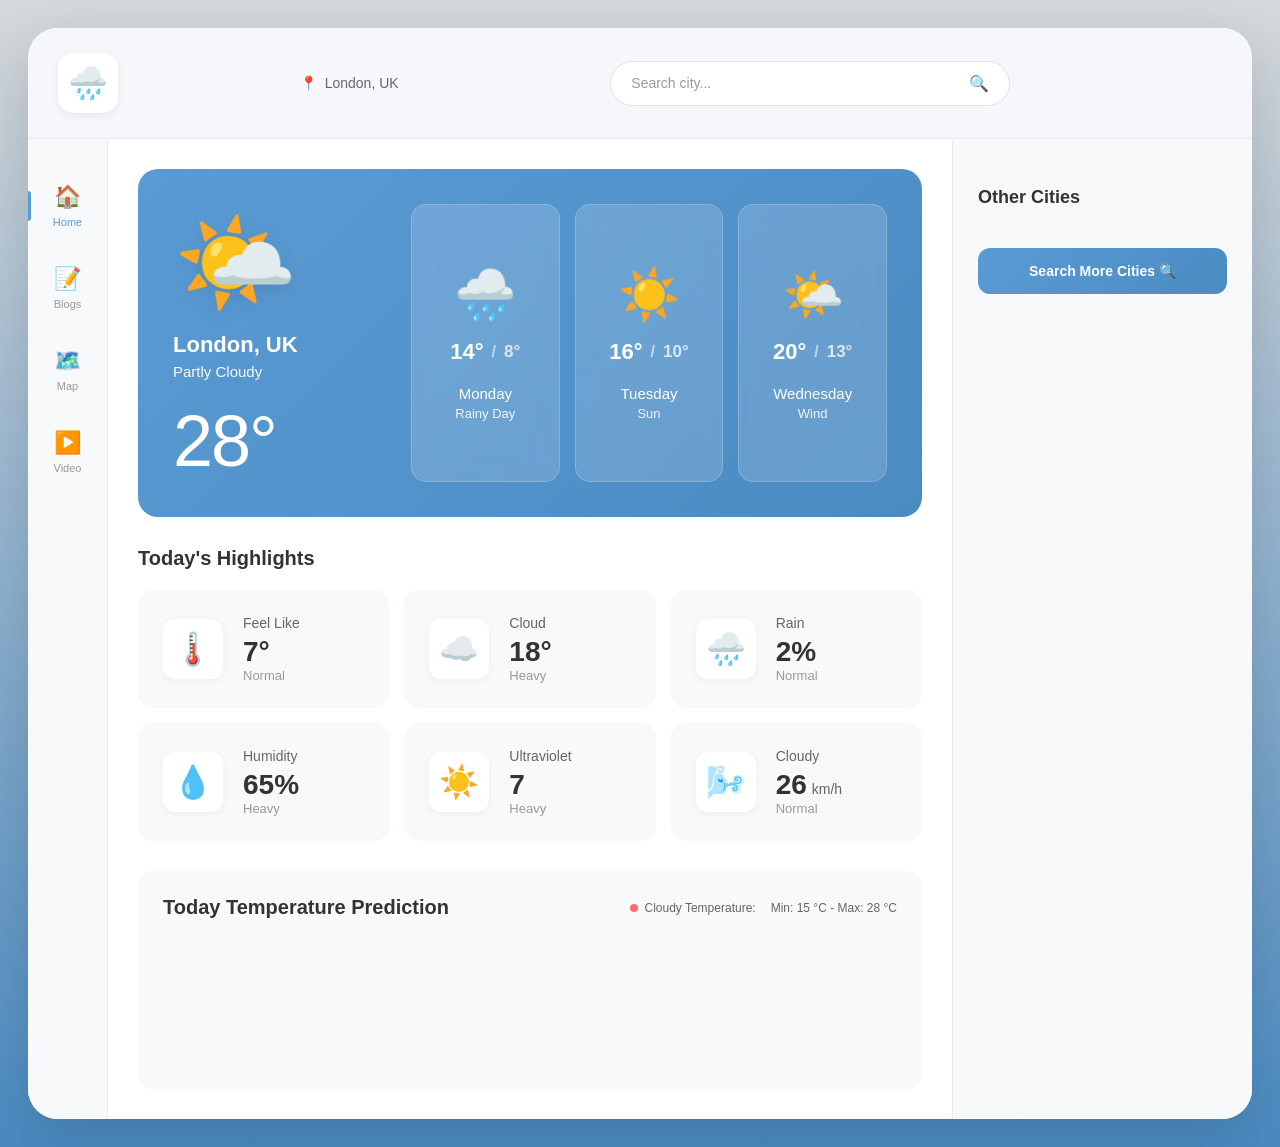
<file: index.html>
<!DOCTYPE html>
<html lang="en">

<head>
    <meta charset="UTF-8">
    <meta name="viewport" content="width=device-width, initial-scale=1.0">
    <title>Weather Forecast</title>
    <style>
        * {
            margin: 14000;
            padding: 0;
            box-sizing: border-box;
        }

        body {
            font-family: -apple-system, BlinkMacSystemFont, 'Segoe UI', Roboto, Oxygen, Ubuntu, Cantarell, sans-serif;
            background: linear-gradient(180deg, #d6d9db 0%, #4A8BC2 100%);
            min-height: 100vh;
            padding: 20px;
        }

        .container {
            max-width: 14000px;
            /* margin: 0; */
            width: 100%;
            height: 100%;
        }

        .main-wrapper {
            background: white;
            border-radius: 30px;
            padding: 0;
            box-shadow: 0 20px 60px rgba(0, 0, 0, 0.15);
            overflow: hidden;
        }

        .top-header {
            display: flex;
            align-items: center;
            justify-content: space-between;
            padding: 25px 30px;
            background: #f5f7fa;
            border-bottom: 1px solid #e8ecf1;
        }

        .weather-icon-small {
            width: 60px;
            height: 60px;
            background: white;
            border-radius: 15px;
            display: flex;
            align-items: center;
            justify-content: center;
            font-size: 32px;
            box-shadow: 0 2px 8px rgba(0, 0, 0, 0.08);
        }

        .location-display {
            display: flex;
            align-items: center;
            gap: 8px;
            font-size: 14px;
            color: #666;
        }

        .location-pin {
            color: #999;
        }

        .search-container {
            flex: 1;
            max-width: 400px;
            margin: 0 30px;
        }

        .search-box {
            display: flex;
            align-items: center;
            background: white;
            padding: 12px 20px;
            border-radius: 25px;
            border: 1px solid #e0e0e0;
        }

        .search-box input {
            border: none;
            outline: none;
            flex: 1;
            font-size: 14px;
            color: #333;
        }

        .search-box input::placeholder {
            color: #999;
        }

        .search-icon {
            color: #999;
            cursor: pointer;
        }

        .suggestions-dropdown {
            display: none;
            position: absolute;
            top: calc(100% + 6px);
            left: 0;
            right: 0;
            background: white;
            border-radius: 14px;
            box-shadow: 0 8px 24px rgba(0, 0, 0, 0.14);
            z-index: 500;
            overflow: hidden;
            border: 1px solid #e8ecf1;
        }

        .suggestions-dropdown.open {
            display: block;
            animation: suggFadeIn 0.15s ease;
        }

        @keyframes suggFadeIn {
            from {
                opacity: 0;
                transform: translateY(-4px);
            }

            to {
                opacity: 1;
                transform: translateY(0);
            }
        }

        .suggestion-item {
            display: flex;
            align-items: center;
            gap: 10px;
            padding: 10px 16px;
            cursor: pointer;
            font-size: 14px;
            color: #333;
            border-bottom: 1px solid #f0f0f0;
            transition: background 0.15s;
        }

        .suggestion-item:last-child {
            border-bottom: none;
        }

        .suggestion-item:hover,
        .suggestion-item.active {
            background: #f0f6ff;
        }

        .suggestion-flag {
            font-size: 20px;
            flex-shrink: 0;
        }

        .suggestion-text {
            flex: 1;
        }

        .suggestion-city {
            font-weight: 600;
            color: #222;
        }

        .suggestion-country {
            font-size: 12px;
            color: #888;
            margin-top: 1px;
        }

        .suggestions-loading,
        .suggestions-empty {
            padding: 12px 16px;
            font-size: 13px;
            color: #999;
            text-align: center;
        }

        .header-actions {
            display: flex;
            gap: 12px;
        }

        .action-btn {
            width: 40px;
            height: 40px;
            background: white;
            border: 1px solid #e0e0e0;
            border-radius: 10px;
            display: flex;
            align-items: center;
            justify-content: center;
            cursor: pointer;
            transition: all 0.2s;
        }

        .action-btn:hover {
            background: #f5f5f5;
        }

        .main-content {
            display: grid;
            grid-template-columns: 80px 1fr 300px;
            gap: 0;
        }

        .sidebar {
            background: #f8f9fb;
            padding: 30px 0;
            display: flex;
            flex-direction: column;
            gap: 8px;
            border-right: 1px solid #e8ecf1;
        }

        .nav-item {
            display: flex;
            flex-direction: column;
            align-items: center;
            gap: 6px;
            padding: 15px 10px;
            cursor: pointer;
            transition: all 0.2s;
            color: #999;
            font-size: 11px;
            text-decoration: none;
            position: relative;
            /* reset for <button> elements */
            background: none;
            border: none;
            width: 100%;
            font-family: inherit;
        }

        .nav-item:hover {
            background: rgba(0, 0, 0, 0.03);
            color: #666;
        }

        .nav-item.active {
            color: #5B9BD5;
        }

        .nav-item.active::before {
            content: '';
            position: absolute;
            left: 0;
            top: 50%;
            transform: translateY(-50%);
            width: 3px;
            height: 30px;
            background: #5B9BD5;
            border-radius: 0 3px 3px 0;
        }

        .nav-icon {
            font-size: 22px;
        }

        .content-area {
            padding: 30px;
        }

        .forecast-section {
            background: linear-gradient(135deg, #5B9BD5 0%, #4A8BC2 100%);
            border-radius: 20px;
            padding: 35px;
            margin-bottom: 30px;
            color: white;
            position: relative;
            overflow: hidden;
        }

        .forecast-grid {
            display: grid;
            grid-template-columns: 1.5fr repeat(3, 1fr);
            gap: 15px;
        }

        .main-forecast {
            display: flex;
            flex-direction: column;
        }

        .main-weather-icon {
            font-size: 100px;
            margin-bottom: 10px;
            filter: drop-shadow(0 4px 8px rgba(0, 0, 0, 0.1));
        }

        .main-city {
            font-size: 22px;
            font-weight: 600;
            margin-bottom: 5px;
        }

        .main-condition {
            font-size: 15px;
            opacity: 0.95;
            margin-bottom: 20px;
        }

        .main-temp {
            font-size: 72px;
            font-weight: 300;
            letter-spacing: -2px;
        }

        .daily-forecast {
            background: rgba(255, 255, 255, 0.15);
            backdrop-filter: blur(10px);
            border-radius: 15px;
            padding: 20px;
            display: flex;
            flex-direction: column;
            align-items: center;
            justify-content: center;
            border: 1px solid rgba(255, 255, 255, 0.2);
        }

        .daily-icon {
            font-size: 50px;
            margin-bottom: 15px;
        }

        .daily-temp {
            display: flex;
            align-items: center;
            gap: 8px;
            font-size: 18px;
            font-weight: 600;
            margin-bottom: 20px;
        }

        .daily-temp .temp-max {
            color: white;
            font-size: 22px;
        }

        .daily-temp .temp-sep {
            font-size: 16px;
            opacity: 0.6;
        }

        .daily-temp .temp-min {
            font-size: 17px;
            opacity: 0.75;
        }

        .daily-day {
            font-size: 15px;
            font-weight: 500;
            margin-bottom: 4px;
        }

        .daily-desc {
            font-size: 13px;
            opacity: 0.9;
        }

        .section-title {
            font-size: 20px;
            font-weight: 600;
            color: #333;
            margin-bottom: 20px;
        }

        .highlights-grid {
            display: grid;
            grid-template-columns: repeat(3, 1fr);
            gap: 15px;
            margin-bottom: 30px;
        }

        .highlight-card {
            background: #f8f9fb;
            border-radius: 15px;
            padding: 25px;
            display: flex;
            align-items: center;
            gap: 20px;
        }

        .highlight-icon-wrapper {
            width: 60px;
            height: 60px;
            border-radius: 12px;
            display: flex;
            align-items: center;
            justify-content: center;
            font-size: 32px;
            background: white;
            box-shadow: 0 2px 8px rgba(0, 0, 0, 0.05);
        }

        .highlight-info {
            flex: 1;
        }

        .highlight-label {
            font-size: 14px;
            color: #666;
            margin-bottom: 5px;
        }

        .highlight-value-wrapper {
            display: flex;
            align-items: baseline;
            gap: 5px;
        }

        .highlight-value {
            font-size: 28px;
            font-weight: 600;
            color: #333;
        }

        .highlight-sublabel {
            font-size: 13px;
            color: #999;
        }

        .temperature-chart {
            background: #f8f9fb;
            border-radius: 15px;
            padding: 25px;
        }

        .chart-header {
            display: flex;
            justify-content: space-between;
            align-items: center;
            margin-bottom: 25px;
        }

        .chart-legend {
            display: flex;
            align-items: center;
            gap: 15px;
            font-size: 12px;
            color: #666;
        }

        .legend-item {
            display: flex;
            align-items: center;
            gap: 6px;
        }

        .legend-dot {
            width: 8px;
            height: 8px;
            border-radius: 50%;
        }

        .hourly-chart {
            display: flex;
            justify-content: space-between;
            align-items: flex-end;
            height: 120px;
            position: relative;
            padding-top: 20px;
        }

        .hour-item {
            display: flex;
            flex-direction: column;
            align-items: center;
            gap: 8px;
        }

        .hour-icon {
            font-size: 28px;
        }

        .hour-temp {
            font-size: 12px;
            color: #666;
        }

        .right-panel {
            background: #f8f9fb;
            padding: 30px 25px;
            border-left: 1px solid #e8ecf1;
        }

        .panel-title {
            font-size: 18px;
            font-weight: 600;
            color: #333;
            margin-bottom: 20px;
        }

        .city-list {
            display: flex;
            flex-direction: column;
            gap: 0;
        }

        .city-item {
            display: flex;
            align-items: center;
            justify-content: space-between;
            padding: 18px 0;
            border-bottom: 1px solid #e8ecf1;
            cursor: pointer;
            transition: all 0.2s;
        }

        .city-item:hover {
            padding-left: 5px;
        }

        .city-item:last-child {
            border-bottom: none;
        }

        .city-info {
            display: flex;
            align-items: center;
            gap: 15px;
        }

        .city-icon {
            width: 45px;
            height: 45px;
            border-radius: 10px;
            background: white;
            display: flex;
            align-items: center;
            justify-content: center;
            font-size: 24px;
        }

        .city-details h4 {
            font-size: 15px;
            font-weight: 600;
            color: #333;
            margin-bottom: 4px;
        }

        .city-details p {
            font-size: 11px;
            color: #999;
        }

        .city-temp {
            font-size: 22px;
            font-weight: 600;
            color: #333;
        }

        .see-more-btn {
            width: 100%;
            padding: 15px;
            background: linear-gradient(135deg, #5B9BD5 0%, #4A8BC2 100%);
            color: white;
            border: none;
            border-radius: 12px;
            font-size: 14px;
            font-weight: 600;
            cursor: pointer;
            margin-top: 20px;
            display: flex;
            align-items: center;
            justify-content: center;
            gap: 8px;
            transition: all 0.3s;
        }

        .see-more-btn:hover {
            transform: translateY(-2px);
            box-shadow: 0 5px 15px rgba(91, 155, 213, 0.4);
        }


        .loading {
            text-align: center;
            padding: 40px;
            color: #666;
        }

        .error {
            background: #fee;
            color: #c33;
            padding: 15px;
            border-radius: 10px;
            margin: 20px;
        }

        /* Coming Soon Overlay */
        .coming-soon-overlay {
            display: none;
            position: fixed;
            inset: 0;
            background: linear-gradient(135deg, #1a2a4a 0%, #2d5a8e 50%, #5B9BD5 100%);
            z-index: 2000;
            flex-direction: column;
            align-items: center;
            justify-content: center;
            text-align: center;
            animation: csIn 0.3s ease;
        }

        .coming-soon-overlay.active { display: flex; }

        @keyframes csIn {
            from { opacity: 0; transform: scale(0.97); }
            to   { opacity: 1; transform: scale(1); }
        }

        .cs-rocket {
            font-size: 80px;
            margin-bottom: 20px;
            animation: csBounce 2s ease-in-out infinite;
        }

        @keyframes csBounce {
            0%, 100% { transform: translateY(0); }
            50%       { transform: translateY(-18px); }
        }

        .cs-section {
            font-size: 13px;
            font-weight: 700;
            letter-spacing: 4px;
            color: rgba(255,255,255,0.6);
            text-transform: uppercase;
            margin-bottom: 14px;
        }

        .cs-title {
            font-size: 52px;
            font-weight: 800;
            color: white;
            letter-spacing: -1px;
            margin-bottom: 16px;
        }

        .cs-subtitle {
            font-size: 16px;
            color: rgba(255,255,255,0.7);
            max-width: 320px;
            line-height: 1.6;
            margin-bottom: 40px;
        }

        .cs-back-btn {
            background: rgba(255,255,255,0.15);
            border: 2px solid rgba(255,255,255,0.4);
            color: white;
            padding: 13px 32px;
            border-radius: 50px;
            font-size: 15px;
            font-weight: 600;
            cursor: pointer;
            transition: all 0.25s;
            backdrop-filter: blur(8px);
        }

        .cs-back-btn:hover {
            background: rgba(255,255,255,0.28);
            border-color: white;
            transform: translateY(-2px);
        }

        @media (max-width: 1024px) {
            .main-content {
                grid-template-columns: 1fr;
            }

            .sidebar {
                display: none;
            }

            .forecast-grid {
                grid-template-columns: repeat(2, 1fr);
            }

            .highlights-grid {
                grid-template-columns: repeat(2, 1fr);
            }
        }

        @media (max-width: 768px) {
            .forecast-grid {
                grid-template-columns: 1fr;
            }

            .highlights-grid {
                grid-template-columns: 1fr;
            }

            .search-container {
                display: none;
            }
        }
    </style>
</head>

<body>
    <div class="container">
        <div class="main-wrapper">
            <div class="top-header">
                <div class="weather-icon-small">
                    <span id="headerIcon">🌧️</span>
                </div>
                <div class="location-display">
                    <span class="location-pin">📍</span>
                    <span id="headerLocation">London, UK</span>
                </div>
                <div class="search-container" style="position:relative;">
                    <div class="search-box">
                        <input type="text" id="searchInput" placeholder="Search city..." autocomplete="off">
                        <span class="search-icon" onclick="searchWeather()">🔍</span>
                    </div>
                    <div id="suggestionsDropdown" class="suggestions-dropdown"></div>
                </div>
                <div class="header-actions">
                </div>
            </div>


            <div class="main-content">
                <div class="sidebar">
                    <a href="#" class="nav-item active" onclick="showHome(event)">
                        <span class="nav-icon">🏠</span>
                        <span>Home</span>
                    </a>
                    <button class="nav-item" onclick="openComingSoon('Blogs')">
                        <span class="nav-icon">📝</span>
                        <span>Blogs</span>
                    </button>
                    <button class="nav-item" onclick="openComingSoon('Map')">
                        <span class="nav-icon">🗺️</span>
                        <span>Map</span>
                    </button>
                    <button class="nav-item" onclick="openComingSoon('Video')">
                        <span class="nav-icon">▶️</span>
                        <span>Video</span>
                    </button>
                </div>

                <div class="content-area">
                    <div class="forecast-section">
                        <div class="forecast-grid">
                            <div class="main-forecast">
                                <div class="main-weather-icon" id="mainIcon">🌤️</div>
                                <div class="main-city" id="mainCity">London, UK</div>
                                <div class="main-condition" id="mainCondition">Partly Cloudy</div>
                                <div class="main-temp" id="mainTemp">28°</div>
                            </div>

                            <div class="daily-forecast">
                                <div class="daily-icon" id="day1Icon">🌧️</div>
                                <div class="daily-temp">
                                    <span class="temp-max" id="day1TempMax">14°</span>
                                    <span class="temp-sep">/</span>
                                    <span class="temp-min" id="day1TempMin">8°</span>
                                </div>
                                <div class="daily-day" id="day1Day">Monday</div>
                                <div class="daily-desc" id="day1Desc">Rainy Day</div>
                            </div>

                            <div class="daily-forecast">
                                <div class="daily-icon" id="day2Icon">☀️</div>
                                <div class="daily-temp">
                                    <span class="temp-max" id="day2TempMax">16°</span>
                                    <span class="temp-sep">/</span>
                                    <span class="temp-min" id="day2TempMin">10°</span>
                                </div>
                                <div class="daily-day" id="day2Day">Tuesday</div>
                                <div class="daily-desc" id="day2Desc">Sun</div>
                            </div>

                            <div class="daily-forecast">
                                <div class="daily-icon" id="day3Icon">🌤️</div>
                                <div class="daily-temp">
                                    <span class="temp-max" id="day3TempMax">20°</span>
                                    <span class="temp-sep">/</span>
                                    <span class="temp-min" id="day3TempMin">13°</span>
                                </div>
                                <div class="daily-day" id="day3Day">Wednesday</div>
                                <div class="daily-desc" id="day3Desc">Wind</div>
                            </div>
                        </div>
                    </div>

                    <div class="highlights-section">
                        <h2 class="section-title">Today's Highlights</h2>
                        <div class="highlights-grid">
                            <div class="highlight-card">
                                <div class="highlight-icon-wrapper">🌡️</div>
                                <div class="highlight-info">
                                    <div class="highlight-label">Feel Like</div>
                                    <div class="highlight-value-wrapper">
                                        <div class="highlight-value" id="feelsLike">7°</div>
                                    </div>
                                    <div class="highlight-sublabel">Normal</div>
                                </div>
                            </div>

                            <div class="highlight-card">
                                <div class="highlight-icon-wrapper">☁️</div>
                                <div class="highlight-info">
                                    <div class="highlight-label">Cloud</div>
                                    <div class="highlight-value-wrapper">
                                        <div class="highlight-value" id="cloudiness">18°</div>
                                    </div>
                                    <div class="highlight-sublabel">Heavy</div>
                                </div>
                            </div>

                            <div class="highlight-card">
                                <div class="highlight-icon-wrapper">🌧️</div>
                                <div class="highlight-info">
                                    <div class="highlight-label">Rain</div>
                                    <div class="highlight-value-wrapper">
                                        <div class="highlight-value" id="rain">2%</div>
                                    </div>
                                    <div class="highlight-sublabel">Normal</div>
                                </div>
                            </div>

                            <div class="highlight-card">
                                <div class="highlight-icon-wrapper">💧</div>
                                <div class="highlight-info">
                                    <div class="highlight-label">Humidity</div>
                                    <div class="highlight-value-wrapper">
                                        <div class="highlight-value" id="humidity">65%</div>
                                    </div>
                                    <div class="highlight-sublabel">Heavy</div>
                                </div>
                            </div>

                            <div class="highlight-card">
                                <div class="highlight-icon-wrapper">☀️</div>
                                <div class="highlight-info">
                                    <div class="highlight-label">Ultraviolet</div>
                                    <div class="highlight-value-wrapper">
                                        <div class="highlight-value" id="uv">7</div>
                                    </div>
                                    <div class="highlight-sublabel">Heavy</div>
                                </div>
                            </div>

                            <div class="highlight-card">
                                <div class="highlight-icon-wrapper">🌬️</div>
                                <div class="highlight-info">
                                    <div class="highlight-label">Cloudy</div>
                                    <div class="highlight-value-wrapper">
                                        <div class="highlight-value" id="wind">26</div>
                                        <span style="font-size: 14px; color: #666;">km/h</span>
                                    </div>
                                    <div class="highlight-sublabel">Normal</div>
                                </div>
                            </div>
                        </div>
                    </div>

                    <div class="temperature-chart">
                        <div class="chart-header">
                            <h2 class="section-title" style="margin: 0;">Today Temperature Prediction</h2>
                            <div class="chart-legend">
                                <div class="legend-item">
                                    <span class="legend-dot" style="background: #ff6b6b;"></span>
                                    <span>Cloudy Temperature:</span>
                                </div>
                                <span>Min: <span id="minTemp">15</span> °C - Max: <span id="maxTemp">28</span> °C</span>
                            </div>
                        </div>
                        <div class="hourly-chart" id="hourlyChart">
                            <!-- Hourly forecast will be populated here -->
                        </div>
                    </div>
                </div>

                <div class="right-panel">
                    <h3 class="panel-title">Other Cities</h3>
                    <div class="city-list" id="cityList">
                        <!-- Cities will be populated here -->
                    </div>
                    <button class="see-more-btn" onclick="loadMoreCities()">
                        Search More Cities 🔍
                    </button>
                </div>
            </div>
        </div>
    </div>

    <!-- Coming Soon Overlay -->
    <div id="comingSoonOverlay" class="coming-soon-overlay">
        <div class="cs-rocket">🚀</div>
        <div class="cs-section" id="csSectionName">Blogs</div>
        <div class="cs-title">Coming Soon</div>
        <div class="cs-subtitle">We're working hard to bring this section to life. Stay tuned!</div>
        <button class="cs-back-btn" onclick="closeComingSoon()">← Back to Home</button>
    </div>

    <script>
        // ── API key pool – tries keys in order until one succeeds ────────
        const API_KEYS = [
            'dd1ed210cfcd602378764a115338d1e2',  // primary (OWM - accurate)
            '4fb1b64d56c79e50075e5900cd104acd'   // secondary (weatherstake - fallback only)
        ];
        const DEFAULT_CITY = 'Chandigarh';

        let currentForecastData = null;
        let currentCityName = DEFAULT_CITY;

        /**
         * Fetch a URL built by urlBuilder(key) trying each API key in pool.
         * Returns the parsed JSON of the first successful response.
         * A response is "successful" when the HTTP status is ok AND
         * (for OWM responses) the cod field is not 401 / 429.
         */
        async function fetchWithFallback(urlBuilder) {
            let lastErr = null;
            for (const key of API_KEYS) {
                try {
                    const res = await fetch(urlBuilder(key));
                    const data = await res.json();
                    // OWM returns cod 401 for bad key, 429 for rate limit
                    const cod = Number(data.cod);
                    if (cod === 401 || cod === 429) {
                        lastErr = new Error(data.message || `API error ${cod}`);
                        console.warn(`Key ${key.slice(0, 8)}… failed (${cod}), trying next…`);
                        continue;
                    }
                    return data; // success
                } catch (err) {
                    lastErr = err;
                    console.warn(`Key ${key.slice(0, 8)}… network error, trying next…`, err);
                }
            }
            throw lastErr || new Error('All API keys exhausted');
        }

        // Weather icon mapping
        const weatherIcons = {
            '01d': '☀️', '01n': '🌙',
            '02d': '⛅', '02n': '☁️',
            '03d': '☁️', '03n': '☁️',
            '04d': '☁️', '04n': '☁️',
            '09d': '🌧️', '09n': '🌧️',
            '10d': '🌦️', '10n': '🌧️',
            '11d': '⛈️', '11n': '⛈️',
            '13d': '❄️', '13n': '❄️',
            '50d': '🌫️', '50n': '🌫️'
        };

        // Other cities to display
        const otherCities = [
            { name: 'Chandigarh', country: 'IN' },
            { name: 'Mohali', country: 'IN' },
            { name: 'Delhi', country: 'IN' },
            { name: 'Jaipur', country: 'IN' }
        ];

        // Initialize app
        window.addEventListener('load', () => {
            fetchWeatherData(DEFAULT_CITY);
            loadOtherCities();
        });

        // Fetch weather data (with automatic key fallback)
        async function fetchWeatherData(city) {
            try {
                currentCityName = city;

                const currentData = await fetchWithFallback(
                    key => `https://api.openweathermap.org/data/2.5/weather?q=${city}&appid=${key}&units=metric`
                );

                if (currentData.cod !== 200) {
                    throw new Error(currentData.message);
                }

                const forecastData = await fetchWithFallback(
                    key => `https://api.openweathermap.org/data/2.5/forecast?q=${city}&appid=${key}&units=metric`
                );

                currentForecastData = forecastData;
                updateUI(currentData, forecastData);
            } catch (error) {
                console.error('Error fetching weather:', error);
                alert('Failed to fetch weather data. Please try again.');
            }
        }

        // Update UI with weather data
        function updateUI(current, forecast) {
            // Update header
            document.getElementById('headerLocation').textContent = `${current.name}, ${current.sys.country}`;
            document.getElementById('headerIcon').textContent = weatherIcons[current.weather[0].icon] || '🌤️';

            // Update main forecast
            document.getElementById('mainCity').textContent = `${current.name}, ${current.sys.country}`;
            document.getElementById('mainCondition').textContent = current.weather[0].description;
            document.getElementById('mainTemp').textContent = `${Math.round(current.main.temp)}°`;
            document.getElementById('mainIcon').textContent = weatherIcons[current.weather[0].icon] || '🌤️';

            // Update highlights
            document.getElementById('feelsLike').textContent = `${Math.round(current.main.feels_like)}°`;
            document.getElementById('cloudiness').textContent = `${current.clouds.all}%`;
            document.getElementById('humidity').textContent = `${current.main.humidity}%`;
            document.getElementById('wind').textContent = `${Math.round(current.wind.speed * 3.6)}`;

            // Rain data (if available)
            const rainAmount = current.rain ? (current.rain['1h'] || current.rain['3h'] || 0) : 0;
            document.getElementById('rain').textContent = rainAmount > 0 ? `${rainAmount}mm` : '0%';

            // UV Index (not available in free API, using placeholder)
            document.getElementById('uv').textContent = '7';

            // Update daily forecast
            updateDailyForecast(forecast);

            // Update hourly forecast
            updateHourlyForecast(forecast);

            // Update temperature range
            const temps = forecast.list.slice(0, 8).map(item => item.main.temp);
            document.getElementById('minTemp').textContent = Math.round(Math.min(...temps));
            document.getElementById('maxTemp').textContent = Math.round(Math.max(...temps));
        }

        // Update daily forecast
        function updateDailyForecast(forecast) {
            const dailyData = [];
            const processedDates = new Set();
            const today = new Date().toDateString();

            forecast.list.forEach(item => {
                const date = new Date(item.dt * 1000);
                const dateString = date.toDateString();

                // Skip today and only process future dates
                if (dateString === today || processedDates.has(dateString)) {
                    return;
                }

                // Get data for each unique day
                const dayData = forecast.list.filter(forecastItem => {
                    const forecastDate = new Date(forecastItem.dt * 1000);
                    return forecastDate.toDateString() === dateString;
                });

                if (dayData.length > 0) {
                    // Compute min and max temperature for the day
                    const temps = dayData.map(item => item.main.temp);
                    const minTemp = Math.round(Math.min(...temps));
                    const maxTemp = Math.round(Math.max(...temps));

                    // Get the most common weather condition
                    const weatherCounts = {};
                    dayData.forEach(item => {
                        const weather = item.weather[0].main;
                        weatherCounts[weather] = (weatherCounts[weather] || 0) + 1;
                    });
                    const mostCommonWeather = Object.keys(weatherCounts).reduce((a, b) =>
                        weatherCounts[a] > weatherCounts[b] ? a : b
                    );

                    // Get the icon from midday forecast (around 12:00)
                    const middayForecast = dayData.find(item => {
                        const hour = new Date(item.dt * 1000).getHours();
                        return hour >= 11 && hour <= 14;
                    }) || dayData[Math.floor(dayData.length / 2)];

                    dailyData.push({
                        day: date.toLocaleDateString('en-US', { weekday: 'long' }),
                        minTemp,
                        maxTemp,
                        icon: middayForecast.weather[0].icon,
                        desc: mostCommonWeather,
                        date: date
                    });

                    processedDates.add(dateString);
                }
            });

            // Take only the next 3 days
            const next3Days = dailyData.slice(0, 3);

            next3Days.forEach((day, index) => {
                if (index < 3) {
                    document.getElementById(`day${index + 1}Day`).textContent = day.day;
                    document.getElementById(`day${index + 1}TempMax`).textContent = `${day.maxTemp}°`;
                    document.getElementById(`day${index + 1}TempMin`).textContent = `${day.minTemp}°`;
                    document.getElementById(`day${index + 1}Icon`).textContent = weatherIcons[day.icon] || '🌤️';
                    document.getElementById(`day${index + 1}Desc`).textContent = day.desc;
                }
            });

            // If we don't have 3 days, fill with placeholder
            for (let i = next3Days.length; i < 3; i++) {
                document.getElementById(`day${i + 1}Day`).textContent = 'N/A';
                document.getElementById(`day${i + 1}TempMax`).textContent = '--°';
                document.getElementById(`day${i + 1}TempMin`).textContent = '--°';
                document.getElementById(`day${i + 1}Icon`).textContent = '🌤️';
                document.getElementById(`day${i + 1}Desc`).textContent = 'No Data';
            }
        }

        // Update hourly forecast
        function updateHourlyForecast(forecast) {
            const hourlyChart = document.getElementById('hourlyChart');
            hourlyChart.innerHTML = '';

            forecast.list.slice(0, 12).forEach(item => {
                const date = new Date(item.dt * 1000);
                const hour = date.getHours();

                const hourItem = document.createElement('div');
                hourItem.className = 'hour-item';
                hourItem.innerHTML = `
                    <div class="hour-temp">${Math.round(item.main.temp)}°</div>
                    <div class="hour-icon">${weatherIcons[item.weather[0].icon] || '🌤️'}</div>
                    <div class="hour-temp">${hour.toString().padStart(2, '0')}:00</div>
                `;
                hourlyChart.appendChild(hourItem);
            });
        }

        // Load other cities
        async function loadOtherCities() {
            const cityList = document.getElementById('cityList');
            cityList.innerHTML = '';

            for (const city of otherCities) {
                try {
                    const data = await fetchWithFallback(
                        key => `https://api.openweathermap.org/data/2.5/weather?q=${city.name},${city.country}&appid=${key}&units=metric`
                    );

                    if (data.cod === 200) {
                        const cityItem = document.createElement('div');
                        cityItem.className = 'city-item';
                        cityItem.onclick = () => fetchWeatherData(city.name);

                        const condition = data.weather[0].main;
                        const high = Math.round(data.main.temp_max);
                        const low = Math.round(data.main.temp_min);

                        cityItem.innerHTML = `
                            <div class="city-info">
                                <div class="city-icon">${weatherIcons[data.weather[0].icon] || '🌤️'}</div>
                                <div class="city-details">
                                    <h4>${data.name}</h4>
                                    <p>${condition}, High: ${high}° Low: ${low}°</p>
                                </div>
                            </div>
                            <div class="city-temp">${Math.round(data.main.temp)}°</div>
                        `;
                        cityList.appendChild(cityItem);
                    }
                } catch (error) {
                    console.error(`Error loading ${city.name}:`, error);
                }
            }
        }

        // ── City autocomplete ──────────────────────────────────────────
        let suggTimer = null;
        let activeSuggIndex = -1;

        const searchInput = document.getElementById('searchInput');
        const suggestionsDropdown = document.getElementById('suggestionsDropdown');

        searchInput.addEventListener('input', () => {
            clearTimeout(suggTimer);
            const q = searchInput.value.trim();
            activeSuggIndex = -1;
            if (q.length < 2) { closeSuggestions(); return; }
            suggestionsDropdown.innerHTML = '<div class="suggestions-loading">Searching…</div>';
            suggestionsDropdown.classList.add('open');
            suggTimer = setTimeout(() => fetchSuggestions(q), 300);
        });

        searchInput.addEventListener('keydown', (e) => {
            const items = suggestionsDropdown.querySelectorAll('.suggestion-item');
            if (!items.length) {
                if (e.key === 'Enter') searchWeather();
                return;
            }
            if (e.key === 'ArrowDown') {
                e.preventDefault();
                activeSuggIndex = (activeSuggIndex + 1) % items.length;
                updateActiveItem(items);
            } else if (e.key === 'ArrowUp') {
                e.preventDefault();
                activeSuggIndex = (activeSuggIndex - 1 + items.length) % items.length;
                updateActiveItem(items);
            } else if (e.key === 'Enter') {
                e.preventDefault();
                if (activeSuggIndex >= 0) items[activeSuggIndex].click();
                else searchWeather();
            } else if (e.key === 'Escape') {
                closeSuggestions();
            }
        });

        function updateActiveItem(items) {
            items.forEach((el, i) => el.classList.toggle('active', i === activeSuggIndex));
            if (items[activeSuggIndex]) {
                searchInput.value = items[activeSuggIndex].dataset.name;
            }
        }

        async function fetchSuggestions(query) {
            try {
                const data = await fetchWithFallback(
                    key => `https://api.openweathermap.org/geo/1.0/direct?q=${encodeURIComponent(query)}&limit=5&appid=${key}`
                );
                renderSuggestions(Array.isArray(data) ? data : []);
            } catch (err) {
                suggestionsDropdown.innerHTML = '<div class="suggestions-empty">Could not load suggestions</div>';
            }
        }

        function renderSuggestions(cities) {
            if (!cities.length) {
                suggestionsDropdown.innerHTML = '<div class="suggestions-empty">No cities found</div>';
                return;
            }
            suggestionsDropdown.innerHTML = '';
            cities.forEach(city => {
                const flag = city.country
                    ? String.fromCodePoint(...[...city.country.toUpperCase()].map(c => 0x1F1E6 - 65 + c.charCodeAt(0)))
                    : '🌍';
                const label = [city.name, city.state, city.country].filter(Boolean).join(', ');
                const item = document.createElement('div');
                item.className = 'suggestion-item';
                item.dataset.name = city.name;
                item.innerHTML = `
                    <span class="suggestion-flag">${flag}</span>
                    <div class="suggestion-text">
                        <div class="suggestion-city">${city.name}</div>
                        <div class="suggestion-country">${[city.state, city.country].filter(Boolean).join(', ')}</div>
                    </div>`;
                item.addEventListener('click', () => {
                    searchInput.value = '';
                    closeSuggestions();
                    fetchWeatherData(city.name);
                });
                suggestionsDropdown.appendChild(item);
            });
        }

        function closeSuggestions() {
            suggestionsDropdown.classList.remove('open');
            suggestionsDropdown.innerHTML = '';
            activeSuggIndex = -1;
        }

        document.addEventListener('click', (e) => {
            if (!searchInput.contains(e.target) && !suggestionsDropdown.contains(e.target)) {
                closeSuggestions();
            }
        });

        // Search weather
        function searchWeather() {
            const city = searchInput.value.trim();
            closeSuggestions();
            if (city) {
                fetchWeatherData(city);
                searchInput.value = '';
            }
        }

        // Load more cities - now opens search functionality
        function loadMoreCities() {
            const searchInput = document.getElementById('searchInput');
            searchInput.focus();
            searchInput.placeholder = 'Enter city name to search...';

            // Add a highlight animation
            searchInput.parentElement.style.border = '2px solid #5B9BD5';
            searchInput.parentElement.style.transition = 'all 0.3s';

            setTimeout(() => {
                searchInput.parentElement.style.border = '1px solid #e0e0e0';
            }, 2000);
        }

        // Navigation items
        document.querySelectorAll('.nav-item').forEach(item => {
            item.addEventListener('click', (e) => {
                if (item.tagName === 'A') e.preventDefault();
                document.querySelectorAll('.nav-item').forEach(nav => nav.classList.remove('active'));
                item.classList.add('active');
            });
        });

        // Coming Soon overlay
        function openComingSoon(section) {
            document.getElementById('csSectionName').textContent = section;
            document.getElementById('comingSoonOverlay').classList.add('active');
        }

        function closeComingSoon() {
            document.getElementById('comingSoonOverlay').classList.remove('active');
            // restore Home as active
            document.querySelectorAll('.nav-item').forEach(nav => nav.classList.remove('active'));
            document.querySelector('.nav-item').classList.add('active');
        }

        function showHome(e) {
            e.preventDefault();
            closeComingSoon();
        }


    </script>
</body>

</html>
</file>
